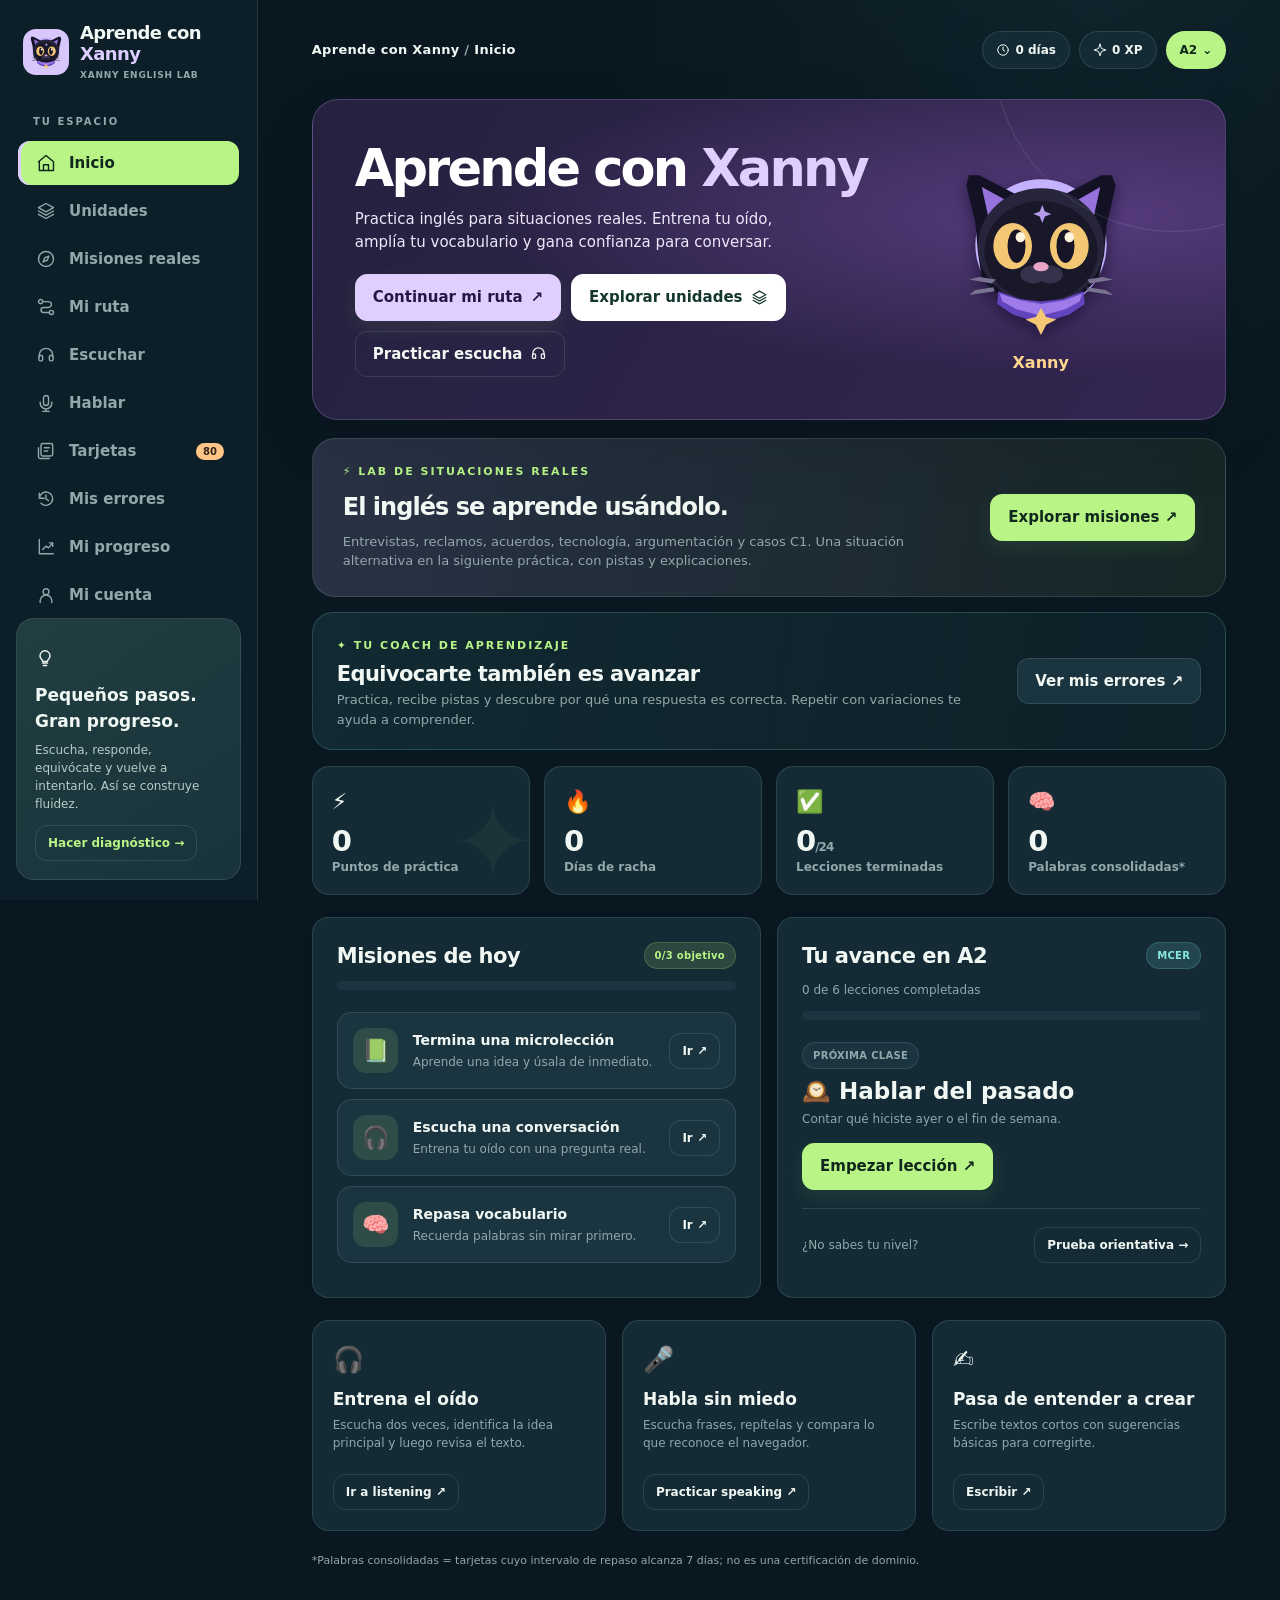
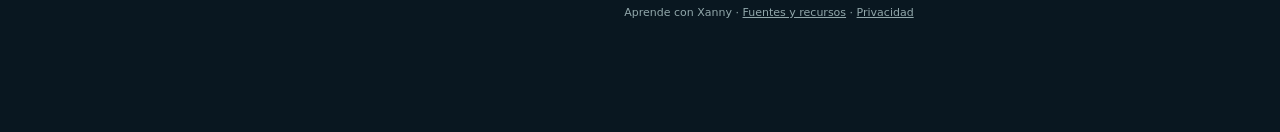
<file: index.html>
<!doctype html>
<html lang="es">
<head>
  <meta charset="utf-8">
  <meta name="viewport" content="width=device-width,initial-scale=1,viewport-fit=cover">
  <meta name="theme-color" content="#151425">
  <meta name="description" content="Aprende inglés con Xanny. Practica con misiones reales, ejercicios de escucha, repasos espaciados y un cuaderno de errores.">
  <title>Aprende con Xanny · Inglés para situaciones reales</title>
  <meta property="og:site_name" content="Aprende con Xanny">
  <meta name="apple-mobile-web-app-title" content="Xanny">
  <link rel="icon" href="favicon.svg?v=3.4.1" type="image/svg+xml">
  <link rel="apple-touch-icon" href="icon-192.png?v=3.4.1">
  <link rel="manifest" href="manifest.webmanifest?v=3.4.1">
  <link rel="stylesheet" href="styles.css?v=3.4.1">
  <link rel="stylesheet" href="studio.css?v=3.4.1">
  <link rel="stylesheet" href="learning.css?v=3.4.1">
</head>
<body>
  <div id="app"><div class="boot">Preparando tu espacio de aprendizaje…</div></div>
  <script src="data.js?v=3.4.1"></script>
  <script src="question-bank.js?v=3.4.1"></script>
  <script src="mission-transfer.js?v=3.4.1"></script>
  <script src="missions-data.js?v=3.4.1"></script>
  <script src="adaptive.js?v=3.4.1"></script>
  <script src="study-profile.js?v=3.4.1"></script>
  <script src="progress-sync.js?v=3.4.1"></script>
  <script src="cloud-config.js?v=3.4.1"></script>
  <script src="cloud.js?v=3.4.1"></script>
  <script src="learning-ui.js?v=3.4.1"></script>
  <script src="units-data.js?v=3.4.1"></script>
  <script src="units.js?v=3.4.1"></script>
  <script src="app.js?v=3.4.1"></script>
</body>
</html>
</file>
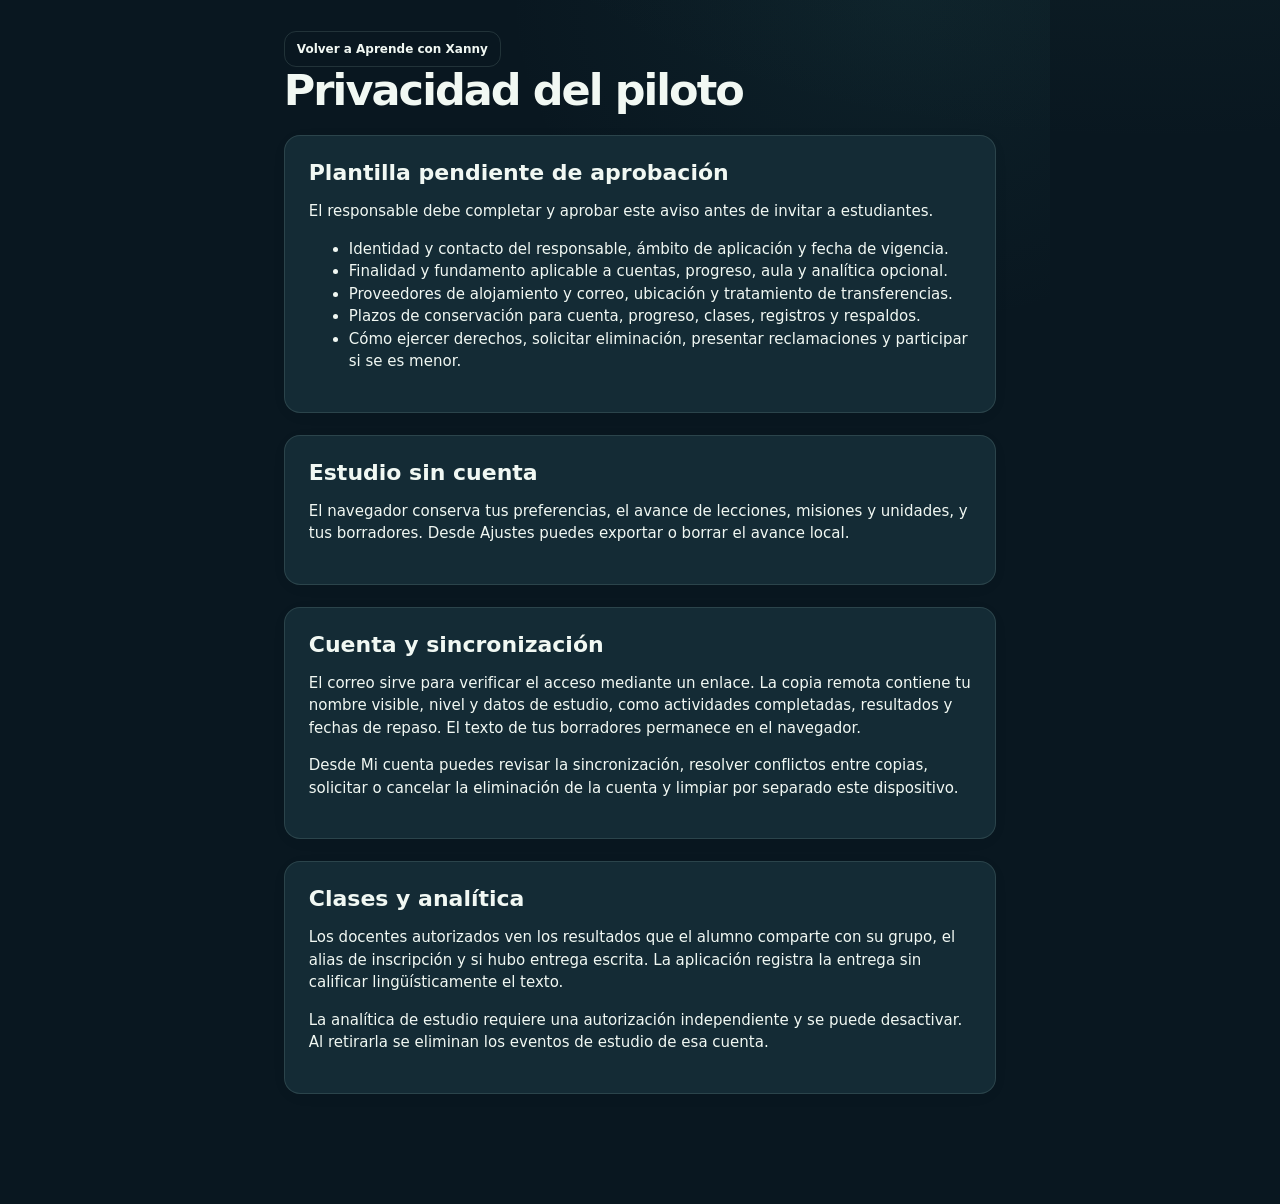
<file: privacy.html>
<!doctype html>
<html lang="es">
<head>
  <meta charset="utf-8">
  <meta name="viewport" content="width=device-width,initial-scale=1">
  <meta name="robots" content="noindex">
  <title>Privacidad del piloto · Aprende con Xanny</title>
  <link rel="icon" href="favicon.svg?v=3.4.1" type="image/svg+xml">
  <link rel="stylesheet" href="styles.css?v=3.4.1">
  <link rel="stylesheet" href="studio.css?v=3.4.1">
  <link rel="stylesheet" href="learning.css?v=3.4.1">
</head>
<body>
  <main class="main privacy-page">
    <a class="button ghost sm" href="./index.html#home">Volver a Aprende con Xanny</a>
    <h1 class="page-title">Privacidad del piloto</h1>
    <!-- privacy-owner:start -->
    <section class="card mt" aria-labelledby="privacy-draft">
      <h2 id="privacy-draft">Plantilla pendiente de aprobación</h2>
      <p>El responsable debe completar y aprobar este aviso antes de invitar a estudiantes.</p>
      <ul>
        <li>Identidad y contacto del responsable, ámbito de aplicación y fecha de vigencia.</li>
        <li>Finalidad y fundamento aplicable a cuentas, progreso, aula y analítica opcional.</li>
        <li>Proveedores de alojamiento y correo, ubicación y tratamiento de transferencias.</li>
        <li>Plazos de conservación para cuenta, progreso, clases, registros y respaldos.</li>
        <li>Cómo ejercer derechos, solicitar eliminación, presentar reclamaciones y participar si se es menor.</li>
      </ul>
    </section>
    <!-- privacy-owner:end -->
    <section class="card mt" aria-labelledby="study-without-account">
      <h2 id="study-without-account">Estudio sin cuenta</h2>
      <p>El navegador conserva tus preferencias, el avance de lecciones, misiones y unidades, y tus borradores. Desde Ajustes puedes exportar o borrar el avance local.</p>
    </section>
    <section class="card mt" aria-labelledby="study-account">
      <h2 id="study-account">Cuenta y sincronización</h2>
      <p>El correo sirve para verificar el acceso mediante un enlace. La copia remota contiene tu nombre visible, nivel y datos de estudio, como actividades completadas, resultados y fechas de repaso. El texto de tus borradores permanece en el navegador.</p>
      <p>Desde Mi cuenta puedes revisar la sincronización, resolver conflictos entre copias, solicitar o cancelar la eliminación de la cuenta y limpiar por separado este dispositivo.</p>
    </section>
    <section class="card mt" aria-labelledby="study-class">
      <h2 id="study-class">Clases y analítica</h2>
      <p>Los docentes autorizados ven los resultados que el alumno comparte con su grupo, el alias de inscripción y si hubo entrega escrita. La aplicación registra la entrega sin calificar lingüísticamente el texto.</p>
      <p>La analítica de estudio requiere una autorización independiente y se puede desactivar. Al retirarla se eliminan los eventos de estudio de esa cuenta.</p>
    </section>
  </main>
</body>
</html>
</file>
<file: styles.css>
:root{--bg:#0b1820;--sidebar:#0f2029;--surface:#142832;--surface2:#1a323c;--line:rgba(218,244,230,.11);--ink:#f1f8f3;--muted:#91a7aa;--accent:#b5ef7e;--accent-ink:#10271d;--cyan:#78e0e3;--orange:#ffc687;--pink:#f6a8c3;--shadow:0 20px 80px rgba(0,0,0,.16);--radius:20px;--font:'DM Sans',system-ui,-apple-system,sans-serif;--heading:'Outfit',var(--font)}
*{box-sizing:border-box}html{scroll-behavior:smooth}body{margin:0;background:var(--bg);color:var(--ink);font-family:var(--font);font-size:15px;line-height:1.5}button,input,textarea,select{font:inherit}button{cursor:pointer}button:disabled{opacity:.43;cursor:not-allowed}a{color:inherit}button:focus-visible,a:focus-visible,input:focus-visible,textarea:focus-visible,select:focus-visible{outline:3px solid var(--cyan);outline-offset:3px}::selection{background:var(--accent);color:var(--accent-ink)}
body.light{--bg:#f5f8f2;--sidebar:#eaf1e9;--surface:#fff;--surface2:#f0f5ee;--line:#dce7dd;--ink:#182d33;--muted:#60777a;--shadow:0 20px 60px rgba(30,80,64,.07)}
.layout{display:grid;grid-template-columns:258px minmax(0,1fr);min-height:100vh;max-width:1720px;margin:auto}.sidebar{background:var(--sidebar);border-right:1px solid var(--line);position:sticky;top:0;height:100vh;display:flex;flex-direction:column;padding:28px 16px 20px;z-index:10}.brand{display:flex;align-items:center;gap:11px;padding:0 12px;margin-bottom:30px}.brand-icon{display:grid;place-items:center;border-radius:14px;background:var(--accent);color:#173424;font:900 28px var(--heading);height:44px;width:44px;box-shadow:0 7px 24px #b5ef7e28}.brand-text{font:800 24px var(--heading);letter-spacing:-1.2px}.brand-text span{color:var(--accent)}.brand-sub{display:block;color:var(--muted);font-size:10px;letter-spacing:1.4px;text-transform:uppercase;font-weight:800;margin-top:-2px}.nav-head{color:var(--muted);font-size:10px;font-weight:800;text-transform:uppercase;letter-spacing:2px;padding:8px 17px 10px}.nav{display:grid;gap:4px}.nav-btn{display:flex;align-items:center;gap:13px;border:none;width:100%;padding:12px 15px;border-radius:12px;background:transparent;color:var(--muted);font-weight:700;text-align:left;transition:.2s}.nav-btn:hover{background:var(--surface2);color:var(--ink)}.nav-btn.active{background:var(--accent);color:var(--accent-ink)}.nav-ico{width:25px;text-align:center;font-size:18px}.nav-btn small{margin-left:auto;background:var(--orange);border-radius:20px;padding:1px 7px;font-size:10px;color:#342518}.side-spacer{flex:1}.side-tip{background:linear-gradient(145deg,#213e42,#18333a);border:1px solid #ffffff16;padding:18px;border-radius:18px;color:#f1f8f3}.side-tip .star{font-size:26px}.side-tip strong{display:block;font-family:var(--heading);font-size:17px;margin:7px 0}.side-tip p{color:#b7cac6;margin:4px 0 12px;font-size:12px}.side-tip .mini-link{color:var(--accent);font-size:12px;font-weight:800}.main{min-width:0;padding:31px clamp(20px,4.2vw,64px) 80px}.topbar{display:flex;justify-content:space-between;align-items:center;gap:18px;margin-bottom:30px}.breadcrumb{font-size:13px;color:var(--muted);font-weight:700;letter-spacing:.3px}.breadcrumb strong{color:var(--ink)}.toolbar{display:flex;gap:9px;align-items:center}.pill{display:inline-flex;align-items:center;gap:7px;border:1px solid var(--line);border-radius:40px;padding:9px 13px;background:var(--surface);white-space:nowrap;font-size:12px;font-weight:800}.pill.accent{background:var(--accent);color:var(--accent-ink);border-color:transparent}.toolbar .icon-button{width:38px;height:38px}.icon-button{display:inline-grid;place-items:center;border:1px solid var(--line);border-radius:12px;background:var(--surface);color:var(--ink);font-size:18px}.page{animation:appear .25s ease-out}@keyframes appear{from{opacity:.5;transform:translateY(5px)}to{opacity:1;transform:translateY(0)}}.section-label{font-size:11px;font-weight:900;text-transform:uppercase;letter-spacing:2px;color:var(--accent);margin-bottom:8px}.page-title{font:800 clamp(28px,4.2vw,43px)/1.12 var(--heading);letter-spacing:-1.5px;margin:0 0 9px}.page-desc{color:var(--muted);margin:0 0 28px;max-width:670px}.card{background:var(--surface);border:1px solid var(--line);border-radius:var(--radius);padding:24px;box-shadow:0 3px 20px rgba(0,0,0,.025)}.card.soft{background:var(--surface2)}.section-h{font:800 21px var(--heading);letter-spacing:-.5px;margin:0 0 16px}.subtle{color:var(--muted)}.small{font-size:12px}.bold{font-weight:800}.row{display:flex;align-items:center;gap:12px}.between{display:flex;align-items:center;justify-content:space-between;gap:14px}.wrap{flex-wrap:wrap}.grid{display:grid;gap:16px}.grid-2{grid-template-columns:repeat(2,minmax(0,1fr))}.grid-3{grid-template-columns:repeat(3,minmax(0,1fr))}.grid-4{grid-template-columns:repeat(4,minmax(0,1fr))}.mt{margin-top:22px}.mb{margin-bottom:22px}.mb-sm{margin-bottom:12px}.hero{background:radial-gradient(circle at 78% 20%,#39655b,transparent 42%),linear-gradient(120deg,#1c4644,#173236 65%,#162f3a);border:1px solid #ffffff1c;border-radius:26px;padding:clamp(26px,4vw,42px);position:relative;overflow:hidden;display:grid;grid-template-columns:minmax(0,1.3fr) minmax(210px,.7fr);gap:14px;min-height:275px}.hero .eyebrow{color:var(--accent);font-size:12px;text-transform:uppercase;letter-spacing:2.6px;font-weight:900}.hero h1{font:850 clamp(30px,4.4vw,51px)/1.06 var(--heading);letter-spacing:-1.7px;color:#fff;margin:12px 0}.hero h1 em{font-style:normal;color:var(--accent)}.hero p{color:#d1e2dc;max-width:440px;margin:0 0 21px}.hero-art{position:relative;min-height:200px;display:grid;place-items:center}.button{display:inline-flex;justify-content:center;align-items:center;gap:8px;border:1px solid var(--line);background:var(--surface2);color:var(--ink);padding:11px 17px;border-radius:12px;font-weight:800;text-decoration:none;transition:transform .15s,background .15s;max-width:100%}.button:hover:not(:disabled){transform:translateY(-1px)}.button.primary{background:var(--accent);border-color:var(--accent);color:var(--accent-ink)}.button.white{background:#fff;border-color:#fff;color:#15352f}.button.ghost{background:transparent}.button.sm{font-size:12px;padding:8px 12px}.button.block{width:100%}.button.warn{border-color:#ed9898;color:#ed9898;background:transparent}.button-group{display:flex;flex-wrap:wrap;gap:10px}.stats{margin-top:16px;display:grid;grid-template-columns:repeat(4,minmax(0,1fr));gap:14px}.stat{padding:18px 19px;background:var(--surface);border:1px solid var(--line);border-radius:17px}.stat-icon{font-size:22px}.stat .value{font:800 29px var(--heading);margin-top:6px;letter-spacing:-1px}.stat .label{color:var(--muted);font-size:12px;font-weight:700}.progress{height:9px;background:var(--surface2);border-radius:30px;overflow:hidden}.progress>span{display:block;height:100%;border-radius:30px;background:linear-gradient(90deg,var(--accent),var(--cyan));transition:width .3s}.task{display:flex;align-items:center;gap:15px;padding:15px;border:1px solid var(--line);border-radius:15px;margin:10px 0;background:var(--surface2)}.task-icon{font-size:22px;width:45px;height:45px;display:grid;place-items:center;border-radius:13px;background:#b4ed7d20}.task-main{flex:1;min-width:0}.task h3{font-size:14px;margin:0 0 2px}.task p{font-size:12px;color:var(--muted);margin:0}.checkmark{color:var(--accent);font-weight:900;font-size:20px}.tag{display:inline-flex;align-items:center;gap:4px;padding:5px 10px;border-radius:40px;font-size:10px;letter-spacing:.3px;font-weight:900;color:var(--muted);background:var(--surface2);border:1px solid var(--line)}.tag.green{background:#b5ef7d25;color:var(--accent);border-color:#b5ef7d33}.tag.orange{background:#ffc68725;color:var(--orange);border-color:#ffc68733}.tag.blue{background:#78e0e325;color:var(--cyan);border-color:#78e0e333}body.light .tag.green{color:#336a27}body.light .tag.orange{color:#955c14}body.light .tag.blue{color:#126a75}.lesson-card{display:flex;flex-direction:column;gap:9px;height:100%;min-height:225px}.lesson-card h3{font:750 18px/1.2 var(--heading);margin:3px 0}.lesson-card p{color:var(--muted);font-size:12px;margin:0;flex:1}.lesson-card .lesson-emoji{font-size:25px}.lesson-card .foot{display:flex;align-items:center;justify-content:space-between;gap:8px}.lesson-card .foot span{color:var(--muted);font-size:12px}.filters{display:flex;flex-wrap:wrap;gap:8px;margin:17px 0 22px}.chip{border-radius:50px;padding:8px 14px;border:1px solid var(--line);background:var(--surface);color:var(--muted);font-weight:800;font-size:12px}.chip.active{background:var(--accent);color:var(--accent-ink);border-color:transparent}.focus-header{display:flex;align-items:center;gap:15px;margin-bottom:20px}.focus-header .big-icon{font-size:33px;background:var(--surface2);padding:12px;border-radius:16px}.focus-header h2{font:800 26px var(--heading);margin:0}.focus-header p{font-size:13px;color:var(--muted);margin:0}.lesson-info{display:grid;grid-template-columns:1fr 1fr;gap:14px}.quote{font:650 clamp(21px,3.2vw,30px)/1.35 var(--heading);letter-spacing:-.4px;margin:15px 0}.translation{color:var(--muted);font-style:italic}.quiz-head{margin:0 0 12px;font-size:12px;text-transform:uppercase;font-weight:900;letter-spacing:1px;color:var(--accent)}.quiz-title{font:750 22px/1.3 var(--heading);margin:0 0 20px}.option-list{display:grid;gap:10px}.option{border:1px solid var(--line);background:var(--surface2);border-radius:14px;padding:15px 16px;text-align:left;color:var(--ink);font-weight:700;display:flex;align-items:center;gap:12px}.option:hover:not(:disabled){border-color:var(--accent)}.option .letter{display:grid;place-items:center;flex:0 0 28px;height:28px;border-radius:9px;border:1px solid var(--line);color:var(--muted);font-size:12px}.option.selected{border:2px solid var(--accent);padding:14px 15px}.option.correct{border-color:#72d4ab;background:#54c89518}.option.wrong{border-color:#f08d9b;background:#f08d9b17}.feedback{padding:14px 16px;background:var(--surface2);border-radius:12px;border-left:3px solid var(--cyan);margin:16px 0;font-size:13px}.feedback.good{border-color:var(--accent)}.feedback.bad{border-color:var(--orange)}.flashcard{min-height:300px;background:radial-gradient(circle at 92% 18%,#bbff9915,transparent 40%),linear-gradient(145deg,#235144,#183a40);border:1px solid #b2ef7d33;display:flex;flex-direction:column;justify-content:center;align-items:center;text-align:center;color:#fff;padding:32px;border-radius:24px}.flashcard .word{font:800 clamp(38px,6vw,64px) var(--heading);letter-spacing:-1.5px;margin:4px 0}.flashcard .definition{color:var(--accent);font:750 25px var(--heading)}.flashcard .example{color:#d4e7d9;margin:13px 0 2px}.flashcard .questionmark{color:#b3cdc0}.rating-grid{display:grid;grid-template-columns:repeat(4,1fr);gap:10px;margin-top:14px}.rating-grid button{font-size:12px;padding:12px 7px}.audio-box{background:linear-gradient(130deg,#1b3c41,#204447);border-radius:20px;border:1px solid #ffffff17;padding:25px;color:#fff}.audio-wave{display:flex;height:45px;gap:5px;align-items:center;justify-content:center}.audio-wave i{width:5px;border-radius:6px;height:var(--h);background:var(--accent);opacity:.9}.audio-hint{font-size:12px;color:#c6dcd1;text-align:center;margin:12px 0 15px}.field{width:100%;border:1px solid var(--line);border-radius:12px;background:var(--surface2);color:var(--ink);padding:12px 14px;outline:none}.field:focus{border-color:var(--cyan)}.field::placeholder{color:var(--muted);opacity:.7}textarea.field{min-height:250px;resize:vertical;line-height:1.8}.form-label{font-size:12px;font-weight:900;display:block;margin:12px 0 7px}.meter{display:flex;gap:5px;align-items:center}.meter>i{display:block;flex:1;height:6px;background:var(--surface2);border-radius:9px}.meter>i.on{background:var(--accent)}.resource-card{display:flex;flex-direction:column;gap:12px;min-height:205px}.resource-card h3{font:800 18px var(--heading);margin:0}.resource-card p{font-size:12px;color:var(--muted);margin:0;flex:1}.resource-card .source{font-size:11px;color:var(--accent);font-weight:900}.timeline{display:flex;align-items:flex-start;gap:0;flex-wrap:wrap}.step{flex:1;min-width:130px;padding:14px 10px;border-top:2px solid var(--line);position:relative}.step:before{content:'';width:12px;height:12px;background:var(--surface2);border:3px solid var(--muted);border-radius:50%;position:absolute;top:-9px;left:12px}.step.done:before{background:var(--accent);border-color:var(--accent)}.step h4{margin:5px 0;font-size:13px}.step p{margin:0;color:var(--muted);font-size:11px}.setting-line{display:flex;justify-content:space-between;align-items:center;gap:10px;padding:15px 0;border-bottom:1px solid var(--line)}.setting-line:last-child{border:0}.setting-line h3{margin:0 0 2px;font-size:14px}.setting-line p{margin:0;color:var(--muted);font-size:12px}.select{border:1px solid var(--line);background:var(--surface2);color:var(--ink);padding:10px 13px;border-radius:10px;max-width:150px}.notice{border:1px solid #78e0e337;border-radius:14px;background:#78e0e310;color:var(--ink);padding:13px 17px;font-size:13px}.notice strong{color:var(--cyan)}body.light .notice strong{color:#147989}.empty{text-align:center;padding:35px 20px}.empty .emoji{font-size:40px}.empty h3{margin:6px 0}.empty p{color:var(--muted);font-size:13px}.toast{position:fixed;bottom:25px;right:25px;z-index:100;background:#b5ef7e;color:#193726;box-shadow:0 16px 40px #0005;padding:13px 18px;border-radius:12px;font-weight:900;animation:appear .2s;max-width:330px}.footer{font-size:11px;color:var(--muted);text-align:center;margin:36px 0 0}.footer a{color:var(--muted)}.stat.spark{position:relative;overflow:hidden}.stat.spark:after{content:'✦';position:absolute;right:-6px;bottom:-24px;font-size:100px;color:var(--accent);opacity:.045}.mobile-nav{display:none}.boot{text-align:center;padding:20vh 20px;color:var(--muted)}.writing-tips{padding:16px;border:1px dashed var(--line);border-radius:14px;margin-top:15px;color:var(--muted);font-size:13px}.wordcount{text-align:right;color:var(--muted);font-size:12px;margin-top:7px}.key-value{display:grid;gap:6px}.key-value span{font-size:12px;color:var(--muted)}.key-value strong{font:800 18px var(--heading)}.badge-row{display:flex;gap:6px;flex-wrap:wrap}.report-item{display:flex;align-items:flex-start;gap:9px;font-size:13px;padding:10px 0;border-bottom:1px solid var(--line)}.report-item:last-child{border:0}.divider{height:1px;background:var(--line);margin:18px 0}.source-links a{color:var(--cyan);text-decoration:underline}.level-heading{margin:24px 0 16px}.answer-hidden{filter:blur(6px);user-select:none}.kbd{font-size:10px;padding:2px 5px;background:var(--surface2);border:1px solid var(--line);border-radius:4px}.search{min-width:180px;max-width:300px}.study-box{padding:20px;border:1px solid var(--line);border-radius:17px;background:var(--surface);min-height:160px}.study-box h3{font:800 17px var(--heading);margin:10px 0 7px}.study-box p{margin:0;color:var(--muted);font-size:12px}.note{font-size:11px;color:var(--muted)}.warning-text{color:var(--orange)}
@media(max-width:1180px){.grid-4{grid-template-columns:repeat(2,minmax(0,1fr))}.hero{grid-template-columns:1.3fr .7fr}}
@media(max-width:920px){.layout{grid-template-columns:82px minmax(0,1fr)}.sidebar{padding:21px 11px}.brand{justify-content:center;padding:0}.brand-text,.nav-head,.nav-btn .nav-label,.nav-btn small,.side-tip{display:none}.nav-btn{justify-content:center;padding:13px 8px}.nav-ico{font-size:22px}.main{padding:26px 25px 90px}.hero{grid-template-columns:1fr .6fr}}
@media(max-width:680px){.layout{display:block}.sidebar{display:none}.main{padding:17px 15px 104px}.topbar{margin-bottom:17px}.toolbar{gap:6px}.toolbar .pill{font-size:11px;padding:7px 10px}.toolbar .pill:first-child{display:none}.hero{grid-template-columns:1fr;padding:25px;min-height:0}.hero h1{font-size:37px}.hero p{font-size:13px}.hero-art{display:none}.stats{grid-template-columns:repeat(2,minmax(0,1fr));gap:9px}.stat{padding:13px 15px}.stat .value{font-size:25px}.grid-3,.grid-2,.grid-4{grid-template-columns:1fr}.card{padding:19px;border-radius:17px}.lesson-info{grid-template-columns:1fr}.page-title{font-size:33px}.focus-header h2{font-size:23px}.rating-grid{grid-template-columns:repeat(2,1fr)}.toast{bottom:85px;right:13px;left:13px;text-align:center}.setting-line{align-items:flex-start;flex-wrap:wrap}.search{width:100%;max-width:none}.footer{padding:0 5px}.task{padding:12px}.task-icon{width:37px;height:37px}}
@media(prefers-reduced-motion:reduce){*,*:before,*:after{animation:none!important;transition:none!important;scroll-behavior:auto!important}}

/* Aprende con Xanny — estilos del laboratorio de inglés. */
:root{--bg:#091720;--sidebar:#0c1f29;--surface:#142b35;--surface2:#1b3540;--accent:#b8f586;--cyan:#87e8e1;--line:rgba(199,235,224,.13);--radius:22px}
body.light{--bg:#f3f8f5;--sidebar:#eaf3ee;--surface:#fff;--surface2:#f0f7f2;--line:#d8e9dd;--ink:#142b31;--muted:#5d747b}
.main{background:radial-gradient(ellipse 67% 38% at 82% 0%,rgba(57,136,137,.09),transparent 72%);min-width:0}
.hero{position:relative;overflow:hidden;background:linear-gradient(120deg,#184845 0%,#193f42 56%,#24545a 100%);border:1px solid rgba(184,245,134,.16);box-shadow:0 25px 65px rgba(0,0,0,.10)}
.hero:after{content:"";position:absolute;width:360px;height:360px;border:1px solid rgba(210,255,222,.12);border-radius:100%;right:-130px;top:-230px;pointer-events:none}
.hero h1{letter-spacing:-.055em;line-height:1.06}
.card,.stat,.lesson-card{border:1px solid var(--line);transition:border-color .2s ease,transform .2s ease,box-shadow .2s ease}
.lesson-card:hover{border-color:rgba(184,245,134,.38);transform:translateY(-2px);box-shadow:0 18px 45px rgba(0,0,0,.10)}
.nav-btn.active{box-shadow:0 3px 12px rgba(184,245,134,.16)}
.button.primary{box-shadow:0 7px 18px rgba(123,186,85,.12)}
.button.primary:hover{filter:brightness(1.04)}
.option{min-height:62px;display:flex;align-items:center;gap:12px;border-radius:16px;white-space:normal;text-align:left}
.option:hover:not(:disabled){border-color:var(--cyan);background:var(--surface2)}
.option.wrong{border-color:#e9898e!important;background:rgba(232,111,120,.11)!important;opacity:.75!important}
.option.correct{border-color:#a1e979!important;background:rgba(158,225,113,.14)!important;opacity:1!important}
.quiz-panel{position:relative;border-color:rgba(130,218,199,.20);box-shadow:0 18px 42px rgba(0,0,0,.08)}
.quiz-panel::before{content:"";display:block;position:absolute;top:0;left:20px;right:20px;height:3px;background:linear-gradient(90deg,var(--accent),var(--cyan));border-radius:5px}
.lesson-theory{position:relative}
.lesson-help{display:flex;gap:12px;align-items:start;border-radius:16px;padding:12px 13px;background:rgba(112,184,190,.09);border:1px solid var(--line);margin-top:27px}
.lesson-help span{font-size:21px}
.lesson-help p{font-size:12px;line-height:1.65;color:var(--muted);margin:0}
.feedback{margin-top:15px;border-radius:16px;padding:17px 18px;line-height:1.65}
.feedback strong{display:block;margin-bottom:5px}
.feedback.bad{background:rgba(240,139,141,.10);border:1px solid rgba(240,139,141,.30)}
.feedback.good{background:rgba(156,239,146,.08);border:1px solid rgba(156,239,146,.3)}
.home-coach{border:1px solid rgba(123,217,202,.22);border-radius:21px;background:linear-gradient(100deg,rgba(33,73,80,.38),rgba(41,83,87,.15));padding:20px 24px;display:flex;align-items:center;justify-content:space-between;gap:20px;margin:15px 0}
.home-coach h3{margin:7px 0 4px;font:750 21px var(--heading);letter-spacing:-.6px}
.home-coach p{margin:0;color:var(--muted);font-size:13px;max-width:630px}
.home-coach .button{flex-shrink:0}
.review-title{display:flex;align-items:center;gap:13px;margin:28px 0 14px}
.review-title span{display:grid;place-items:center;width:44px;height:44px;border-radius:14px;background:var(--accent);color:var(--accent-ink);font-size:24px}
.review-title h2{font:800 25px var(--heading);margin:0;letter-spacing:-.7px}
.review-title p{margin:3px 0 0;color:var(--muted);font-size:13px}
.review-list{display:grid;grid-template-columns:repeat(2,minmax(0,1fr));gap:13px}
.review-card{background:var(--surface);border:1px solid var(--line);border-radius:19px;padding:21px;display:flex;flex-direction:column;gap:11px;min-width:0}
.review-card.needs-review{border-left:4px solid #f3b06c}
.review-card.mastered{border-left:4px solid var(--accent)}
.review-card h3{font:750 17px/1.5 var(--heading);margin:0}
.review-card p{font-size:13px;line-height:1.6;color:var(--muted);margin:0}
.review-answer{padding:11px 14px;border:1px solid rgba(152,226,137,.23);background:rgba(126,230,153,.07);border-radius:12px;color:var(--ink);font-weight:750}
.review-card .button{align-self:flex-start;margin-top:auto}
.lesson-finish{text-align:center;padding:32px 25px}
.lesson-finish p{max-width:680px;margin:10px auto;color:var(--muted)}
body.light .home-coach{background:linear-gradient(110deg,#edf7ee,#e4f1f1)}
body.light .quiz-panel{box-shadow:0 15px 45px rgba(60,115,90,.08)}
@media(max-width:960px){.review-list{grid-template-columns:1fr}.home-coach{flex-wrap:wrap}}
@media(max-width:680px){.hero h1{font-size:38px}.home-coach{padding:18px;margin:12px 0}.review-title h2{font-size:22px}.review-card{padding:17px}.quiz-title{font-size:23px}.option{min-height:60px}}
@media(prefers-reduced-motion:reduce){.lesson-card:hover{transform:none}}

/* Navegación y foco */
.sidebar .nav {min-height: 0; overflow-y: auto; overscroll-behavior: contain; padding: 2px;}
.page:focus, .challenge-panel h2:focus, .transfer-panel h2:focus {outline: none;}
:where(button, summary, a, input, select, textarea):focus-visible {
  outline: 2px solid var(--accent);
  outline-offset: 2px;
}

@media (max-width: 680px) {
  .main {padding-bottom: calc(100px + env(safe-area-inset-bottom));}
  .mobile-nav {
    position: fixed;
    inset: auto 0 0;
    z-index: 25;
    display: grid;
    grid-template-columns: repeat(4, minmax(0, 1fr));
    gap: 4px;
    padding: 5px max(8px, env(safe-area-inset-right)) calc(5px + env(safe-area-inset-bottom)) max(8px, env(safe-area-inset-left));
    border-top: 1px solid var(--line);
    background: var(--sidebar);
  }
  .mobile-shortcut {
    display: grid;
    min-width: 0;
    min-height: 48px;
    place-content: center;
    gap: 2px;
    border: 0;
    border-radius: 8px;
    background: transparent;
    color: var(--muted);
    font-size: 12px;
    font-weight: 750;
    text-align: center;
    cursor: pointer;
  }
  .mobile-shortcut b {font-size: 18px; line-height: 1.15;}
  .mobile-shortcut::-webkit-details-marker {display: none;}
  .mobile-shortcut.active, .mobile-more[open] > summary {color: var(--accent);}
  .mobile-menu-panel {
    position: absolute;
    inset: auto max(8px, env(safe-area-inset-right)) calc(100% + 4px) max(8px, env(safe-area-inset-left));
    display: grid;
    grid-template-columns: repeat(2, minmax(0, 1fr));
    gap: 4px;
    max-height: 55vh;
    max-height: 55dvh;
    overflow-y: auto;
    overscroll-behavior: contain;
    padding: 8px;
    border: 1px solid var(--line);
    border-radius: 12px;
    background: var(--sidebar);
    box-shadow: 0 -12px 30px #0004;
  }
  .mobile-more:not([open]) .mobile-menu-panel {display: none;}
  .mobile-menu-panel .nav-btn {justify-content: flex-start; min-height: 44px; text-align: left; white-space: normal;}
  .mobile-menu-panel .nav-btn span {flex: 0 0 auto;}
}
</file>
<file: studio.css>
/* Aprende con Xanny — interfaz original, modular, accesible y ligera. */
:root{--softgreen:rgba(181,239,126,.11);--violet:#cbb9ff;--caseborder:rgba(192,229,215,.14)}
body{background-image:radial-gradient(ellipse 920px 400px at 90% -13%,rgba(80,146,126,.065),transparent 75%)}
body.light{--softgreen:rgba(80,143,69,.09);--caseborder:rgba(60,120,99,.19)}
.nav{min-height:0;overflow-y:auto;scrollbar-width:thin}.nav-btn{min-height:44px}.nav-btn.active{box-shadow:0 5px 22px rgba(181,239,126,.07)}
.main{padding-bottom:110px}.page-title{letter-spacing:-.045em;line-height:1.08}.page-desc{max-width:730px}
.brand-icon{border-radius:13px;transform:rotate(-4deg)}.brand-text{letter-spacing:-1.6px}.sidebar .brand-sub{font-size:9px}
.home-feature{margin:18px 0 8px;padding:25px 30px;display:flex;align-items:center;justify-content:space-between;gap:25px;background:linear-gradient(100deg,rgba(202,185,255,.17),rgba(181,239,126,.07));border:1px solid var(--caseborder);border-radius:23px}
.home-feature h2{margin:5px 0 7px;font-size:24px;letter-spacing:-.04em}.home-feature p{margin:0;max-width:590px;font-size:13px;color:var(--muted)}.home-feature .button{flex-shrink:0;white-space:nowrap}
.missions-feature{background:linear-gradient(120deg,#283b5c,#1b5150 54%,#244235);color:#f7f9ff;padding:36px 39px;position:relative;border-radius:26px;overflow:hidden;display:flex;justify-content:space-between;align-items:center;gap:24px;border:1px solid #ffffff20;min-height:240px;margin:27px 0 22px}
.missions-feature::before,.missions-feature::after{content:"";position:absolute;border:1px solid #b5ef7e1d;border-radius:100%;width:380px;height:380px;right:-70px;top:-110px;pointer-events:none}.missions-feature::after{width:280px;height:280px;right:-22px;top:-60px}
.missions-feature>div:first-child{position:relative;z-index:1;max-width:650px}.missions-feature h2{font-size:clamp(26px,3vw,39px);letter-spacing:-.05em;line-height:1.12;margin:13px 0}.missions-feature p{color:#d8e8e6;max-width:480px;font-size:14px;margin:0 0 22px}.missions-feature .eyebrow{font-size:11px;letter-spacing:1.8px;font-weight:900;color:#b5ef7e}
.case-promo-art{position:relative;min-width:220px;display:flex;flex-direction:column;font-weight:950;font-size:31px;line-height:1;transform:rotate(-7deg);text-shadow:0 10px 30px #051e2555}.case-promo-art span:nth-child(2){color:var(--accent);font-size:42px}.case-promo-art span:nth-child(3){color:#f7d3ad;font-size:23px}
.mini-guide{display:flex;flex-wrap:wrap;gap:9px;margin-bottom:27px}.mini-guide span{background:var(--surface);border:1px solid var(--line);border-radius:25px;padding:8px 14px;color:var(--muted);font-weight:700;font-size:12px}
.filters .chip.selected{background:var(--accent)!important;color:var(--accent-ink)!important;border-color:var(--accent)!important}
.case-grid{display:grid;grid-template-columns:repeat(3,minmax(0,1fr));gap:16px;margin:19px 0 25px}.case-card{background:var(--surface);border:1px solid var(--caseborder);padding:22px;border-radius:21px;display:flex;flex-direction:column;gap:10px;min-height:254px;transition:transform .2s,border-color .2s,background .2s}.case-card:hover{transform:translateY(-3px);border-color:rgba(181,239,126,.5);background:var(--surface2)}.case-top,.case-foot{display:flex;align-items:center;justify-content:space-between;gap:10px}.case-emoji{font-size:27px;background:var(--surface2);border-radius:14px;width:54px;height:54px;display:grid;place-items:center;flex-shrink:0}.case-level{color:var(--muted);font-size:11px;font-weight:800;letter-spacing:.05em}.case-category{font-size:10px;text-transform:uppercase;letter-spacing:1.5px;color:var(--accent);font-weight:900}.case-card h3{font-size:21px;line-height:1.2;letter-spacing:-.045em;margin:0}.case-card>p{font-size:13px;color:var(--muted);margin:0;flex:1}.case-foot{border-top:1px solid var(--line);padding-top:14px;margin-top:7px}.case-foot>span{font-size:11px;color:var(--muted)}.case-foot .button{white-space:nowrap}.info-note{color:var(--muted);padding:12px 14px;font-size:12px;line-height:1.65;background:var(--surface2);border-left:3px solid var(--cyan);border-radius:9px}
.mission-title-row{display:flex;gap:17px;align-items:center;margin-bottom:20px}.mission-title-row .case-emoji{height:68px;width:68px;font-size:38px}.mission-title-row h1{font-size:clamp(25px,4vw,41px);letter-spacing:-.05em;margin:2px 0}.mission-title-row p{color:var(--muted);margin:0}.mission-progress{display:flex;justify-content:space-between;align-items:center;gap:15px;background:var(--surface);border:1px solid var(--line);padding:12px 18px;border-radius:14px;margin-bottom:17px;font-size:12px;font-weight:850;letter-spacing:.03em}.mission-progress strong{color:var(--accent)}
.case-layout{display:grid;grid-template-columns:.9fr 1.1fr;gap:18px;align-items:stretch}.dialogue-panel,.challenge-panel,.transfer-panel{border:1px solid var(--caseborder);border-radius:22px;background:var(--surface);padding:29px;min-width:0}.dialogue-panel{background:linear-gradient(145deg,rgba(112,176,171,.16),var(--surface) 68%)}.context-description{font-size:20px;line-height:1.6;font-weight:700;letter-spacing:-.025em;margin:20px 0}.dialogue-bubble{background:var(--surface2);border:1px solid var(--line);border-radius:16px 16px 16px 4px;padding:18px}.dialogue-bubble span{font-size:11px;text-transform:uppercase;letter-spacing:1.3px;color:var(--accent);font-weight:900}.dialogue-bubble p{font-size:15px;margin:7px 0 0}.dialogue-hint{margin-top:20px;font-size:12px;line-height:1.65;color:var(--muted)}.challenge-panel h2{font-size:21px;line-height:1.35;letter-spacing:-.025em;margin:18px 0}.mission-answers{display:grid;gap:10px}.mission-option{display:flex;align-items:center;gap:15px;width:100%;text-align:left;padding:16px 15px;border:1px solid var(--line);background:var(--surface2);color:var(--ink);border-radius:15px;min-height:68px;font-weight:650;line-height:1.4;transition:background .16s,border-color .16s}.mission-option:hover:not(:disabled){border-color:var(--accent)}.mission-option.selected{border:2px solid var(--accent);padding:15px 14px;background:var(--softgreen)}.mission-option.eliminated{opacity:.5;text-decoration:line-through}.mission-option.solution{border-color:var(--accent);background:var(--softgreen);opacity:1}.mission-option .opt-letter{display:grid;place-items:center;flex-shrink:0;border:1px solid var(--line);width:34px;height:34px;border-radius:10px;font-size:12px;font-weight:950;color:var(--muted)}.mission-option.selected .opt-letter,.mission-option.solution .opt-letter{background:var(--accent);color:var(--accent-ink);border-color:transparent}.mission-option strong{margin-left:auto}.mission-feedback{padding:16px 17px;border-radius:14px;margin-top:15px;border:1px solid var(--line);background:var(--surface2);font-size:13px}.mission-feedback strong{font-size:14px}.mission-feedback p{margin:5px 0;color:var(--ink)}.mission-feedback.right{border-color:rgba(181,239,126,.5)}.mission-feedback.hint{border-color:rgba(255,198,135,.48)}.mission-feedback.wrong{border-color:rgba(246,168,195,.45)}
.transfer-panel{max-width:850px;margin:auto}.transfer-panel h2,.mission-summary h2{font-size:32px;letter-spacing:-.05em;line-height:1.1}.transfer-panel>p,.mission-summary>p{color:var(--muted);font-size:16px}.label-input{display:block;font-weight:800;font-size:12px;margin:17px 0 7px}.mission-textarea{min-height:175px;width:100%;resize:vertical;background:var(--surface2);color:var(--ink);padding:16px;border:1px solid var(--line);border-radius:15px;line-height:1.65}.mission-summary{text-align:center;border:1px solid rgba(181,239,126,.3);background:linear-gradient(135deg,var(--surface),rgba(181,239,126,.13));border-radius:23px;padding:38px 25px}.success-mark{display:inline-grid;place-items:center;width:68px;height:68px;border-radius:50%;font-size:34px;background:var(--accent);color:var(--accent-ink);margin-bottom:14px}.mission-actions{display:flex;justify-content:center;flex-wrap:wrap;gap:10px;margin:25px 0 0}.debrief{border-top:1px solid var(--line);padding:19px 0}.debrief p{font-size:13px;margin:7px 0}.debrief:last-of-type{border-bottom:1px solid var(--line)}
.progress-stats{margin-top:22px}.skill-row{margin:17px 0}.skill-row strong{font-size:13px}.skill-row .between{gap:10px}.skill-row .between span{font-size:11px;color:var(--muted);text-align:right}.skill-row .progress{margin-top:9px}.activity-row{display:flex;justify-content:space-between;align-items:center;gap:16px;border-bottom:1px solid var(--line);padding:13px 0;font-size:12px}.activity-row:last-child{border-bottom:0}.activity-row strong{text-align:right}.empty-progress{color:var(--muted);padding:28px 0}.account-input{background:var(--surface2);color:var(--ink);border:1px solid var(--line);border-radius:11px;padding:13px 14px;width:100%;max-width:100%}.consent-row{display:flex;gap:11px;font-size:12px;color:var(--muted);line-height:1.65;margin-top:18px;align-items:flex-start}.consent-row input{margin-top:4px;accent-color:#b5ef7e;min-height:18px;min-width:18px}.home-feature button:focus-visible,.mission-option:focus-visible{outline:3px solid var(--cyan);outline-offset:3px}
@media(max-width:1290px){.case-grid{grid-template-columns:repeat(2,minmax(0,1fr))}}@media(max-width:1060px){.case-layout{grid-template-columns:1fr}.dialogue-panel,.challenge-panel{padding:25px}.case-promo-art{min-width:145px;font-size:25px}.case-promo-art span:nth-child(2){font-size:32px}}
@media(max-width:760px){.home-feature{padding:22px;display:block}.home-feature .button{margin-top:15px}.missions-feature{padding:26px;min-height:205px}.missions-feature h2{font-size:30px}.case-promo-art{display:none}.case-grid{grid-template-columns:1fr}.case-card{min-height:205px}.dialogue-panel,.challenge-panel,.transfer-panel{padding:20px}.context-description{font-size:17px}.mission-title-row{align-items:flex-start}.mission-title-row .case-emoji{width:55px;height:55px;font-size:29px}.mini-guide{gap:6px}.mini-guide span{padding:6px 8px;font-size:10px}.transfer-panel h2,.mission-summary h2{font-size:27px}.case-foot{flex-wrap:wrap}.mission-progress{font-size:11px}.main{padding-bottom:105px}}
@media(prefers-reduced-motion:reduce){.case-card{transition:none}.page{animation:none}}

/* Resultados de misiones y escritura */
.learning-mode {margin-bottom: 14px;}
.learning-mode p {margin: 4px 0 0;}
.result-list {margin: 0;}
.result-list div {display: flex; justify-content: space-between; gap: 12px; padding: 8px 0;}
.result-list dd {margin: 0; font-weight: 750;}
.option-explanations {padding-inline-start: 1.35rem;}
.option-explanations li + li {margin-top: .65rem;}
.debrief summary {cursor: pointer; font-weight: 700;}
#missionWriteStatus:not(:empty) {margin: .65rem 0; font-weight: 650;}
#missionWriteStatus:empty {margin: 0;}

/* Marca y jerarquía visual */
:root {
  --xanny-violet: #dccdff;
  --xanny-gold: #ffd58f;
}
body.light {
  --xanny-violet: #582d9b;
}
.brand {
  min-height: 48px;
  padding-inline: 7px;
  color: var(--ink);
  text-decoration: none;
}
.brand-icon {
  flex: none;
  width: 46px;
  height: 46px;
  padding: 2px;
  object-fit: contain;
  background: #d7c7fb;
  box-shadow: none;
  transform: none;
}
.brand-copy {min-width: 0;}
.brand-text {display: block; font-size: 18px; line-height: 1.2; letter-spacing: -.035em;}
.brand-text strong {color: var(--xanny-violet);}
.brand-sub {margin-top: 4px; letter-spacing: .085em;}
.breadcrumb-brand {color: var(--ink);}
.hero {
  align-items: center;
  border-color: #d7c6ff35;
  background: radial-gradient(ellipse at 84% 36%, #563b7c, transparent 55%), linear-gradient(120deg, #25213f, #332550);
}
.hero h1 {margin-top: 0;}
.hero h1 em {color: #e0ceff;}
.hero p {color: #eee7fa;}
.hero .button.primary {
  background: #e0ceff;
  border-color: #e0ceff;
  color: #261645;
}
.hero .button.primary:hover {background: #eee2ff; border-color: #eee2ff;}
.xanny-hero {
  gap: 0;
  margin: 0;
  min-height: 0;
  align-self: center;
  justify-items: center;
}
.xanny-hero img {
  display: block;
  width: min(100%, 206px);
  height: auto;
  filter: drop-shadow(0 6px 8px #170e31aa);
}
.xanny-hero figcaption {
  color: var(--xanny-gold);
  font: 750 16px var(--heading);
}
@media (prefers-reduced-motion: no-preference) {
  .xanny-hero img {animation: xanny-greeting .65s ease-out 1;}
}
@keyframes xanny-greeting {
  from {transform: translateY(6px) rotate(-4deg);}
  65% {transform: translateY(-4px) rotate(2deg);}
  to {transform: translateY(0);}
}
.card, .case-card {border-radius: 18px;}
.progress-ranking, .progress-timeline {margin: 0; padding: 0; list-style: none;}
.progress-ranking li, .progress-timeline li {padding: 10px 0;}
.progress-ranking li + li, .progress-timeline li + li {border-top: 1px solid var(--line);}
.progress-ranking li {display: flex; justify-content: space-between; flex-wrap: wrap; gap: 4px 12px;}
.progress-ranking li span, .progress-timeline time {color: var(--muted); font-size: .84rem;}
.progress-timeline .progress {margin-top: 6px;}
@media (max-width: 920px) {
  .brand {padding-inline: 0;}
  .brand-copy {display: none;}
}
@media (max-width: 680px) {
  .hero {grid-template-columns: minmax(0, 1fr) clamp(72px, 25vw, 118px); padding: 19px; gap: 10px;}
  .hero h1 {font-size: clamp(28px, 7.2vw, 37px);}
  .xanny-hero {display: grid; align-self: start; margin-top: 3px;}
  .breadcrumb-brand + span {white-space: pre;}
}

/* Cuenta y conservación del progreso */
.account-fields {align-items: end; gap: 12px;}
.account-fields input, .account-fields select {width: 100%;}
.account-sync-status {padding: 14px; border-radius: 12px; background: var(--surface2);}
.account-sync-status p {margin: 5px 0 0; color: var(--muted);}
#accountSyncStatus[data-state="saved"] {color: var(--ink);}
#accountSyncStatus[data-state="pending"], #accountSyncStatus[data-state="syncing"] {color: var(--xanny-violet);}
.account-history {padding: 12px 0; border-top: 1px solid var(--line);}
.account-history summary {cursor: pointer; font-weight: 650;}
.account-history p {margin: 9px 0;}
</file>
<file: learning.css>
/* Consola de estudio. Los bloques nuevos comparten los colores de ambos temas. */
:root {
  --study-mint: #a9f4e3;
  --study-soft: #dcccff;
  --study-edge: #8f7cb885;
  --study-panel: #23243d;
  --study-quiet: #d6d1ea;
}
body.light {
  --study-mint: #125c4f;
  --study-soft: #593893;
  --study-edge: #8365ab83;
  --study-panel: #f2edfa;
  --study-quiet: #4e4460;
}
.ui-icon {width: 20px; height: 20px; flex: 0 0 auto; vertical-align: middle;}
.nav-ico {display:grid; place-items:center;}
.nav-btn {min-height:44px; gap:11px;}
.nav-btn.active {box-shadow:inset 3px 0 var(--study-soft);}
.nav-btn .ui-icon {pointer-events:none;}
.mobile-shortcut .ui-icon {width:20px;height:20px;margin-inline:auto;}
.mobile-menu-panel .nav-btn span {flex:1; min-width:0; overflow-wrap:anywhere;}
.mobile-menu-panel .nav-btn {padding-inline:8px;}
.breadcrumb-brand {font-weight:850;}
.toolbar .pill {display:inline-flex; align-items:center; gap:5px; white-space:nowrap;}
.toolbar .ui-icon {width:14px;height:14px;}
.skip-main {position:fixed; left:14px; top:10px; z-index:40; padding:10px 14px; border-radius:8px;
  transform:translateY(-160%);background:var(--ink);color:var(--bg);font-weight:800;}
.skip-main:focus {transform:translateY(0);}
:where(button, summary, a, input, select, textarea):focus-visible {outline:3px solid var(--study-soft);outline-offset:3px;}
.main:focus {outline:none;}
/* Conserva el contraste durante los cambios de pregunta. */
.page {animation:none;}
.button:not(.sm) {min-height:43px;}
.button .ui-icon {width:17px;height:17px;}
.card, .case-card, .lesson-card {border-radius:16px;}
.card:hover, .lesson-card:hover {border-color:var(--study-edge);}
.lesson-card {min-width:0;}
.hero {min-height:255px;}
.units-intro, .unit-page-label {
  display:flex;align-items:center;justify-content:space-between;gap:14px;
  padding: clamp(18px, 3vw, 30px);border:1px solid var(--study-edge);border-radius:16px;
  margin-bottom:18px;background:linear-gradient(125deg,var(--surface),var(--study-panel));
}
.units-intro h1,.unit-page-label h1 {margin:3px 0 7px;}
.units-intro p,.unit-page-label p {margin:0;max-width:650px;color:var(--study-quiet);}
.unit-cards, .unit-layout {display:grid;grid-template-columns:repeat(2,minmax(0,1fr));gap:14px;}
.unit-card {display:flex;flex-direction:column;gap:10px;border-top:4px solid var(--study-soft);}
.unit-card--b2 {border-top-color:var(--study-mint);}
.unit-card-top,.unit-card-foot {display:flex;align-items:center;justify-content:space-between;gap:8px;flex-wrap:wrap;}
.unit-card h2, .unit-session-row h2 {margin:3px 0;font:800 clamp(19px,3vw,25px)/1.18 var(--heading);}
.unit-card p,.unit-session-row p {margin:0 0 6px;color:var(--study-quiet);}
.unit-card-foot {margin-top:auto;padding-top:7px;}
.unit-card-foot span,.unit-session-type {color:var(--study-quiet);font-size:.82rem;font-weight:720;}
.unit-level {font-size:.83rem;font-weight:850;color:var(--study-soft);border:1px solid var(--study-edge);
  padding:2px 8px;border-radius:8px;display:inline-flex;align-items:center;gap:5px;}
.unit-card--b2 .unit-level {color:var(--study-mint);}
.unit-symbol {width:42px;height:42px; flex:none;display:grid;place-items:center; border:1px solid var(--study-edge);
  border-radius:12px;color:var(--study-soft);background:var(--study-panel);}
.unit-symbol .ui-icon {width:23px;height:23px;}
.unit-sessions,.unit-due ul {list-style:none;padding:0;display:grid;gap:10px;margin:0;}
.unit-session-row {display:grid;grid-template-columns:auto minmax(0,1fr) auto;gap:14px;align-items:center;}
.unit-state {color:var(--study-mint);font-size:.8rem;display:inline-flex;align-items:center;gap:4px;}
.unit-state .ui-icon {width:15px;height:15px;}
.unit-due {margin-bottom:16px;}
.unit-due li {display:flex;justify-content:space-between;align-items:center;gap:12px;border-top:1px solid var(--line);padding-top:9px;}
.unit-due small {display:block;color:var(--study-quiet);}
.unit-layout {grid-template-columns:minmax(0,.8fr) minmax(0,1.2fr);align-items:start;}
.unit-source,.unit-activity,.unit-summary {min-width:0;}
.unit-source h2 {font:800 18px var(--heading);margin:0 0 12px;}
.unit-source p {line-height:1.63;}
.unit-source summary {cursor:pointer;font-weight:800;}
.unit-source dl {margin:14px 0 0;}
.unit-source dl div + div {margin-top:10px;border-top:1px solid var(--line);padding-top:8px;}
.unit-source dt {font-weight:800;}
.unit-source dd {margin:2px 0 0;color:var(--study-quiet);}
.unit-question-progress {display:flex;align-items:center;justify-content:space-between;gap:15px;color:var(--study-quiet);font-weight:700;font-size:.84rem;}
.unit-question-progress progress {width:min(160px,35%);height:10px;accent-color:var(--study-soft);}
.unit-activity h2,.unit-summary h2 {margin:13px 0;line-height:1.25;font:800 clamp(20px,3vw,27px)/1.27 var(--heading);}
.unit-options,.unit-tokens {display:grid;gap:8px;}
.unit-option {display:flex;align-items:center;gap:9px;width:100%; min-height:46px;padding:9px 12px;
  border-radius:9px;border:1px solid var(--study-edge);background:var(--surface2);color:var(--ink);text-align:left;font:inherit;cursor:pointer;}
.unit-option:before {content:'';position:relative;width:10px;height:10px;flex:0 0 10px;border:1px solid var(--study-soft);border-radius:50%;}
.unit-option[aria-pressed="true"] {background:var(--study-panel);box-shadow:inset 0 0 0 1px var(--study-soft);}
.unit-option[aria-pressed="true"]:before {background:var(--study-soft);}
.unit-option:disabled {cursor:default;}
.unit-tokens {display:flex;flex-wrap:wrap;}
.unit-token-answer {min-height:36px;border:1px dashed var(--study-edge);border-radius:8px;padding:6px 6px 6px 26px;}
.unit-token-answer li {padding:1px 0;}
.unit-feedback {display:flex;gap:8px;align-items:flex-start;border:1px solid var(--study-edge);
  background:var(--study-panel);border-radius:12px;padding:12px;margin-top:12px;}
.unit-feedback strong {color:var(--study-soft);}
.unit-feedback--right strong {color:var(--study-mint);}
.unit-feedback p {margin:3px 0 0;}
.unit-summary {display:flex;align-items:flex-start;gap:12px;}
.unit-outcomes {display:grid;grid-template-columns:repeat(3,minmax(0,1fr));gap:8px;padding:10px 0;}
.unit-outcomes div {padding:7px;border-radius:9px;background:var(--study-panel);}
.unit-outcomes strong,.unit-outcomes span {display:block;overflow-wrap:anywhere;}
.unit-outcomes strong {font-size:1.28rem;}
.unit-outcomes span {font-size:.8rem;color:var(--study-quiet);}
.unit-draft {min-height:135px;}
.units-progress {margin-bottom:17px;}
.xanny-mood {position:relative;flex:0 0 54px;width:54px;height:54px;display:grid;place-items:center;}
.xanny-mood img {display:block;width:54px;height:54px;object-fit:contain;}
.xanny-mood > span {display:grid;place-items:center;position:absolute;right:-1px;bottom:0;width:22px;height:22px;
  border-radius:50%;background:var(--surface2);color:var(--study-soft);border:1px solid var(--study-edge);}
.xanny-mood > span .ui-icon {width:15px;height:15px;}
.with-xanny .xanny-mood {float:right; margin:0 0 3px 8px;}
@media (prefers-reduced-motion: no-preference) {
  .xanny-mood--welcome img {animation:mood-welcome .55s ease-out both;}
  .xanny-mood--help img {animation:mood-help .48s ease-out both;}
  .xanny-mood--success img {animation:mood-success .42s ease-out both;}
  .xanny-mood--retry img {animation:mood-retry .42s ease-out both;}
  .xanny-mood--finish img {animation:mood-finish .62s ease-out both;}
}
@keyframes mood-welcome {from {transform:translateY(5px) rotate(-7deg);} 60%{transform:translateY(-3px) rotate(4deg);} to {transform:none;}}
@keyframes mood-help {45% {transform:rotate(-10deg) translateY(-3px);}}
@keyframes mood-success {45% {transform:translateY(-7px) scale(1.04);}}
@keyframes mood-retry {40% {transform:translateX(-3px) rotate(-5deg);} 75% {transform:translateX(2px) rotate(3deg);}}
@keyframes mood-finish {30% {transform:translateY(-8px) rotate(-8deg);} 65% {transform:translateY(-4px) rotate(6deg);}}
@media (prefers-reduced-motion: reduce) {
  .xanny-mood img {animation:none !important;transform:none;}
}
@media (max-width:680px) {
  .unit-cards,.unit-layout {grid-template-columns:minmax(0,1fr);}
  .units-intro, .unit-page-label, .unit-session-row {padding:15px;}
  .unit-session-row {grid-template-columns:auto minmax(0,1fr);gap:10px;}
  .unit-session-row > .button {grid-column:2;justify-self:start;}
  .unit-source summary, .unit-option, .unit-activity .button, .unit-session-row .button {min-height:44px;}
  .unit-source summary {padding-block:8px;}
  .toolbar .pill:first-child {display:none;}
}
@media (max-width:359px) {
  .toolbar .pill {padding-inline:7px;}
  .mobile-menu-panel .nav-btn {gap:6px;font-size:.83rem;}
  .mobile-menu-panel .ui-icon {width:17px;height:17px;}
}

.privacy-page {max-width:820px;margin-inline:auto;}
.privacy-page h2 {font:800 22px var(--heading);margin:0 0 8px;}

.privacy-fields {margin:0;}
.privacy-fields dt {font-weight:800;color:var(--ink);margin-top:12px;}
.privacy-fields dd {margin:2px 0 0;white-space:pre-wrap;overflow-wrap:anywhere;}
</file>
